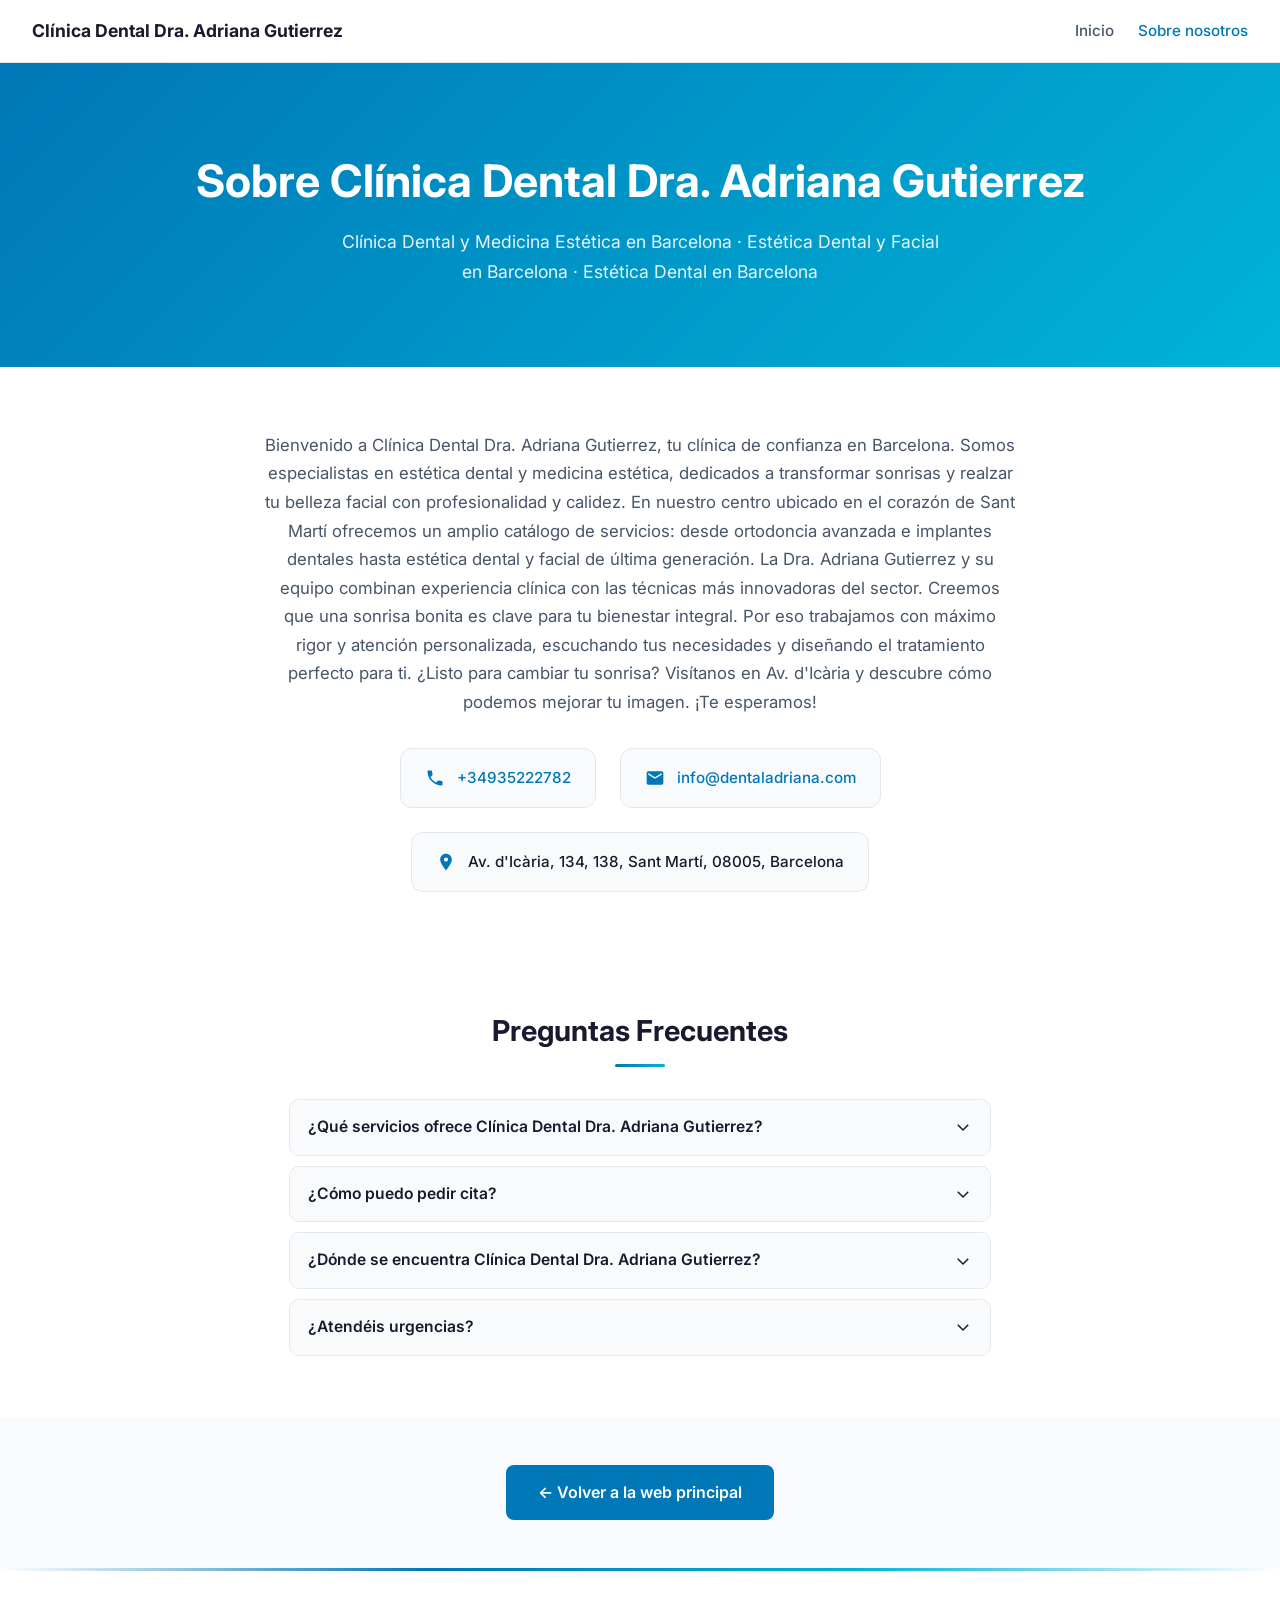
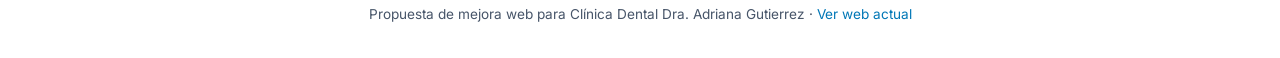
<file: nosotros.html>
<!DOCTYPE html>
<html lang="es">
<head>
<meta charset="UTF-8">
<meta name="viewport" content="width=device-width,initial-scale=1.0">
<title>Sobre Clínica Dental Dra. Adriana Gutierrez | Barcelona</title>
<meta name="description" content="Conoce a Clínica Dental Dra. Adriana Gutierrez en Barcelona. Clínica Dental y Medicina Estética en Barcelona, Estética Dental y Facial en Barcelona.">
<meta property="og:title" content="Sobre Clínica Dental Dra. Adriana Gutierrez">
<meta property="og:type" content="website">
<meta property="og:locale" content="es_ES">
<meta name="robots" content="noindex,nofollow">
<link rel="preconnect" href="https://fonts.bunny.net" crossorigin>
<link href="https://fonts.bunny.net/css?family=inter:400,500,600,700&display=swap" rel="stylesheet">
<style>
*{margin:0;padding:0;box-sizing:border-box}
:root{--primary:#0077B6;--accent:#00B4D8;--text:#1a1a2e;--muted:#475569;--bg:#ffffff;--surface:#f8fafc;--border:#e2e8f0}
body{font-family:'Inter',system-ui,-apple-system,sans-serif;color:var(--text);line-height:1.7;background:var(--bg);-webkit-font-smoothing:antialiased}
a{color:var(--primary);text-decoration:none}
a:hover{text-decoration:underline}

/* NAV */
.kn-nav{background:var(--bg);border-bottom:1px solid var(--border);padding:1rem 2rem;display:flex;align-items:center;justify-content:space-between;position:sticky;top:0;z-index:100;backdrop-filter:blur(12px);background:rgba(255,255,255,0.9)}
.kn-nav-brand{font-weight:700;font-size:1.1rem;color:var(--text)}
.kn-nav-links{display:flex;gap:1.5rem;font-size:0.95rem}
.kn-nav-links a{color:var(--muted);font-weight:500;transition:color 0.2s}
.kn-nav-links a:hover,.kn-nav-links a.active{color:var(--primary);text-decoration:none}

/* HERO */
.kn-hero{background:linear-gradient(135deg,var(--primary),var(--accent));color:#fff;padding:clamp(3rem,8vw,5rem) 2rem;text-align:center}
.kn-hero h1{font-size:clamp(1.8rem,4vw,2.8rem);font-weight:700;margin-bottom:0.5rem}
.kn-hero p{font-size:1.1rem;opacity:0.9;max-width:600px;margin:0 auto}

/* ABOUT */
.kn-about{max-width:800px;margin:0 auto;padding:clamp(2.5rem,5vw,4rem) 1.5rem}
.kn-about p{font-size:1.05rem;color:var(--muted);text-align:center;margin-bottom:2rem}
.kn-contact-cards{display:flex;flex-wrap:wrap;justify-content:center;gap:1.5rem;margin-top:2rem}
.kn-card{display:flex;align-items:center;gap:0.75rem;padding:1rem 1.5rem;border:1px solid var(--border);border-radius:12px;background:var(--surface);transition:border-color 0.3s,box-shadow 0.3s}
.kn-card:hover{border-color:var(--primary);box-shadow:0 4px 12px rgba(0,0,0,0.06)}
.kn-card svg{flex-shrink:0;color:var(--primary)}
.kn-card span,.kn-card a{font-size:0.95rem;font-weight:500}

/* FAQ */
.kn-faq{max-width:750px;margin:0 auto;padding:clamp(2rem,4vw,3.5rem) 1.5rem}
.kn-faq h2{text-align:center;font-size:clamp(1.4rem,3vw,1.8rem);margin-bottom:0.5rem}
.kn-faq .sub{text-align:center;display:block;width:50px;height:3px;background:linear-gradient(90deg,var(--primary),var(--accent));margin:0 auto 2rem;border-radius:2px}
details{margin-bottom:10px;border:1px solid var(--border);border-radius:10px;overflow:hidden;transition:border-color 0.3s}
details[open]{border-color:var(--primary)}
summary{padding:14px 18px;cursor:pointer;font-weight:600;font-size:0.98rem;background:var(--surface);display:flex;justify-content:space-between;align-items:center;list-style:none;transition:background 0.2s}
summary:hover{background:#f1f5f9}
summary::-webkit-details-marker{display:none}
summary::marker{display:none}
summary svg{transition:transform 0.3s;flex-shrink:0;margin-left:12px}
details[open] summary svg{transform:rotate(180deg)}
.faq-answer{padding:0 18px 14px;color:var(--muted);font-size:0.95rem}

/* CTA */
.kn-cta{text-align:center;padding:clamp(2rem,4vw,3rem) 1.5rem;background:var(--surface)}
.kn-cta a{display:inline-block;padding:14px 32px;background:var(--primary);color:#fff;border-radius:8px;font-weight:600;font-size:1rem;transition:transform 0.2s,box-shadow 0.2s;text-decoration:none}
.kn-cta a:hover{transform:translateY(-2px);box-shadow:0 6px 20px rgba(0,0,0,0.15)}

/* FOOTER */
.kn-footer{text-align:center;padding:2rem;font-size:0.85rem;color:var(--muted);border-top:3px solid;border-image:linear-gradient(90deg,transparent,var(--primary),var(--accent),transparent) 1}

@media(max-width:600px){
  .kn-nav{padding:0.75rem 1rem}
  .kn-contact-cards{flex-direction:column;align-items:stretch}
}
</style>
</head>
<body>
<nav class="kn-nav">
  <span class="kn-nav-brand">Clínica Dental Dra. Adriana Gutierrez</span>
  <div class="kn-nav-links">
    <a href="index.html">Inicio</a>
    <a href="nosotros.html" class="active">Sobre nosotros</a>
  </div>
</nav>

<div class="kn-hero">
  <h1>Sobre Clínica Dental Dra. Adriana Gutierrez</h1>
  <p>Clínica Dental y Medicina Estética en Barcelona · Estética Dental y Facial en Barcelona · Estética Dental en Barcelona</p>
</div>

<section class="kn-about">
  <p>Bienvenido a Clínica Dental Dra. Adriana Gutierrez, tu clínica de confianza en Barcelona. Somos especialistas en estética dental y medicina estética, dedicados a transformar sonrisas y realzar tu belleza facial con profesionalidad y calidez.

En nuestro centro ubicado en el corazón de Sant Martí ofrecemos un amplio catálogo de servicios: desde ortodoncia avanzada e implantes dentales hasta estética dental y facial de última generación. La Dra. Adriana Gutierrez y su equipo combinan experiencia clínica con las técnicas más innovadoras del sector.

Creemos que una sonrisa bonita es clave para tu bienestar integral. Por eso trabajamos con máximo rigor y atención personalizada, escuchando tus necesidades y diseñando el tratamiento perfecto para ti.

¿Listo para cambiar tu sonrisa? Visítanos en Av. d'Icària y descubre cómo podemos mejorar tu imagen. ¡Te esperamos!</p>
  <div class="kn-contact-cards">
    <div class="kn-card"><svg width="20" height="20" fill="currentColor" viewBox="0 0 24 24"><path d="M6.62 10.79c1.44 2.83 3.76 5.14 6.59 6.59l2.2-2.2c.27-.27.67-.36 1.02-.24 1.12.37 2.33.57 3.57.57.55 0 1 .45 1 1V20c0 .55-.45 1-1 1-9.39 0-17-7.61-17-17 0-.55.45-1 1-1h3.5c.55 0 1 .45 1 1 0 1.25.2 2.45.57 3.57.11.35.03.74-.25 1.02l-2.2 2.2z"/></svg><a href="tel:+34935222782">+34935222782</a></div>
    <div class="kn-card"><svg width="20" height="20" fill="currentColor" viewBox="0 0 24 24"><path d="M20 4H4c-1.1 0-1.99.9-1.99 2L2 18c0 1.1.9 2 2 2h16c1.1 0 2-.9 2-2V6c0-1.1-.9-2-2-2zm0 4l-8 5-8-5V6l8 5 8-5v2z"/></svg><a href="mailto:info@dentaladriana.com">info@dentaladriana.com</a></div>
    <div class="kn-card"><svg width="20" height="20" fill="currentColor" viewBox="0 0 24 24"><path d="M12 2C8.13 2 5 5.13 5 9c0 5.25 7 13 7 13s7-7.75 7-13c0-3.87-3.13-7-7-7zm0 9.5c-1.38 0-2.5-1.12-2.5-2.5s1.12-2.5 2.5-2.5 2.5 1.12 2.5 2.5-1.12 2.5-2.5 2.5z"/></svg><span>Av. d'Icària, 134, 138, Sant Martí, 08005, Barcelona</span></div>
  </div>
</section>

<section class="kn-faq">
  <h2>Preguntas Frecuentes</h2>
  <span class="sub"></span>
  
      <details>
        <summary>¿Qué servicios ofrece Clínica Dental Dra. Adriana Gutierrez?<svg width="18" height="18" fill="none" stroke="currentColor" stroke-width="2" viewBox="0 0 24 24"><path d="M19 9l-7 7-7-7"/></svg></summary>
        <div class="faq-answer">Clínica Dental Dra. Adriana Gutierrez ofrece una amplia gama de servicios de salud en Barcelona, incluyendo clínica dental y medicina estética en barcelona, estética dental y facial en barcelona, estética dental. Nuestro equipo proporciona atención personalizada y de calidad.</div>
      </details>
      <details>
        <summary>¿Cómo puedo pedir cita?<svg width="18" height="18" fill="none" stroke="currentColor" stroke-width="2" viewBox="0 0 24 24"><path d="M19 9l-7 7-7-7"/></svg></summary>
        <div class="faq-answer">Puedes pedir cita en Clínica Dental Dra. Adriana Gutierrez llamando al +34935222782 o en info@dentaladriana.com. Visita nuestra web para más información.</div>
      </details>
      <details>
        <summary>¿Dónde se encuentra Clínica Dental Dra. Adriana Gutierrez?<svg width="18" height="18" fill="none" stroke="currentColor" stroke-width="2" viewBox="0 0 24 24"><path d="M19 9l-7 7-7-7"/></svg></summary>
        <div class="faq-answer">Clínica Dental Dra. Adriana Gutierrez está en Av. d'Icària, 134, 138, Sant Martí, 08005, Barcelona, Barcelona. Ofrecemos un entorno profesional y acogedor.</div>
      </details>
      <details>
        <summary>¿Atendéis urgencias?<svg width="18" height="18" fill="none" stroke="currentColor" stroke-width="2" viewBox="0 0 24 24"><path d="M19 9l-7 7-7-7"/></svg></summary>
        <div class="faq-answer">Para urgencias y disponibilidad, contacta directamente con Clínica Dental Dra. Adriana Gutierrez llamando al +34935222782.</div>
      </details>
</section>

<div class="kn-cta">
  <a href="index.html">← Volver a la web principal</a>
</div>

<footer class="kn-footer">
  <p>Propuesta de mejora web para Clínica Dental Dra. Adriana Gutierrez · <a href="https://dentaladriana.com" target="_blank" rel="noopener">Ver web actual</a></p>
</footer>
</body>
</html>
</file>
